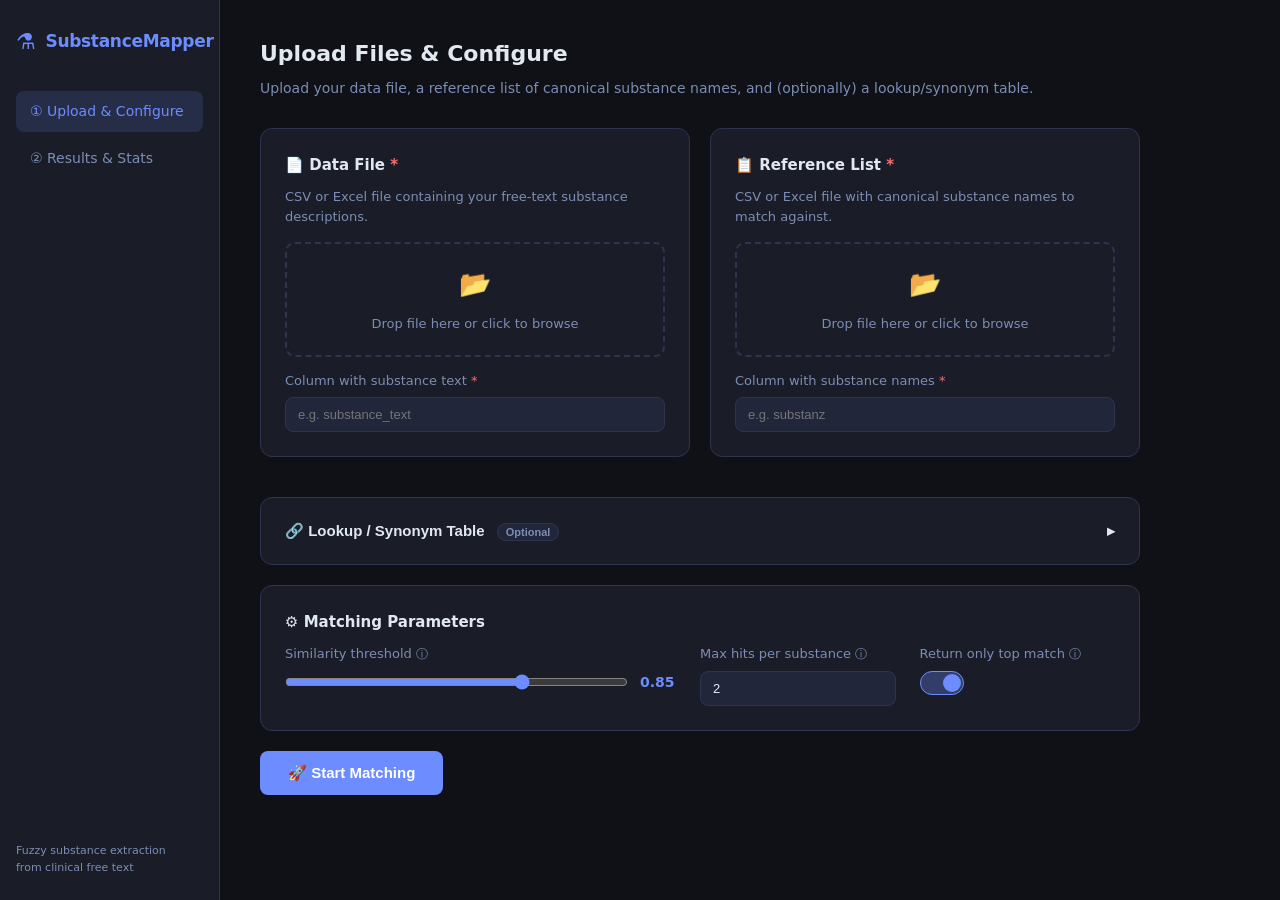
<file: templates/index.html>
<!DOCTYPE html>
<html lang="en">
<head>
  <meta charset="UTF-8" />
  <meta name="viewport" content="width=device-width, initial-scale=1.0" />
  <title>SubstanceMapper</title>
  <link rel="stylesheet" href="/static/css/style.css" />
</head>
<body>
  <div class="app-shell">
    <!-- Sidebar -->
    <aside class="sidebar">
      <div class="logo">
        <span class="logo-icon">⚗</span>
        <span class="logo-text">SubstanceMapper</span>
      </div>
      <nav class="nav">
        <a href="#upload" class="nav-link active" data-section="upload">① Upload &amp; Configure</a>
        <a href="#results" class="nav-link" data-section="results">② Results &amp; Stats</a>
      </nav>
      <div class="sidebar-footer">
        Fuzzy substance extraction<br/>from clinical free text
      </div>
    </aside>

    <!-- Main content -->
    <main class="main">

      <!-- ── SECTION 1: Upload ── -->
      <section id="upload" class="section active">
        <header class="section-header">
          <h1>Upload Files &amp; Configure</h1>
          <p class="subtitle">Upload your data file, a reference list of canonical substance names, and (optionally) a lookup/synonym table.</p>
        </header>

        <form id="jobForm" novalidate>

          <!-- Row 1: data file + ref file -->
          <div class="card-grid">

            <div class="card">
              <h2 class="card-title">📄 Data File <span class="required">*</span></h2>
              <p class="card-desc">CSV or Excel file containing your free-text substance descriptions.</p>
              <label class="file-drop" id="dataDropZone">
                <input type="file" name="data_file" id="data_file" accept=".csv,.xlsx,.xls" required hidden />
                <span class="drop-icon">📂</span>
                <span class="drop-label" id="data_file_label">Drop file here or click to browse</span>
              </label>
              <div class="field-group mt">
                <label for="substance_col">Column with substance text <span class="required">*</span></label>
                <input type="text" name="substance_col" id="substance_col" placeholder="e.g. substance_text" required />
              </div>
            </div>

            <div class="card">
              <h2 class="card-title">📋 Reference List <span class="required">*</span></h2>
              <p class="card-desc">CSV or Excel file with canonical substance names to match against.</p>
              <label class="file-drop" id="refDropZone">
                <input type="file" name="ref_file" id="ref_file" accept=".csv,.xlsx,.xls" required hidden />
                <span class="drop-icon">📂</span>
                <span class="drop-label" id="ref_file_label">Drop file here or click to browse</span>
              </label>
              <div class="field-group mt">
                <label for="ref_col">Column with substance names <span class="required">*</span></label>
                <input type="text" name="ref_col" id="ref_col" placeholder="e.g. substanz" required />
              </div>
            </div>

          </div>

          <!-- Row 2: lookup table (optional) -->
          <div class="card collapsible">
            <button type="button" class="collapse-toggle" id="lookupToggle">
              <span>🔗 Lookup / Synonym Table <span class="badge">Optional</span></span>
              <span class="chevron">▸</span>
            </button>
            <div class="collapse-body" id="lookupBody" style="display:none">
              <p class="card-desc">A table mapping alternative names or ATC codes (column: <code>label</code>) to canonical substance names (column: <code>substance</code>). Optionally provide an <code>ATC_code</code> column (1/0).</p>
              <label class="file-drop" id="lookupDropZone">
                <input type="file" name="lookup_file" id="lookup_file" accept=".csv,.xlsx,.xls" hidden />
                <span class="drop-icon">📂</span>
                <span class="drop-label" id="lookup_file_label">Drop file here or click to browse</span>
              </label>
              <div class="field-row mt">
                <div class="field-group">
                  <label for="lookup_label_col">Label column name</label>
                  <input type="text" name="lookup_label_col" id="lookup_label_col" placeholder="label" />
                </div>
                <div class="field-group">
                  <label for="lookup_substance_col">Substance column name</label>
                  <input type="text" name="lookup_substance_col" id="lookup_substance_col" placeholder="substance" />
                </div>
              </div>
            </div>
          </div>

          <!-- Row 3: parameters -->
          <div class="card">
            <h2 class="card-title">⚙ Matching Parameters</h2>
            <div class="param-grid">

              <div class="field-group">
                <label for="threshold">
                  Similarity threshold
                  <span class="hint" title="Minimum fuzzy-match ratio (0–1). Higher = stricter.">ⓘ</span>
                </label>
                <div class="range-row">
                  <input type="range" id="threshold" name="threshold" min="0.5" max="1.0" step="0.01" value="0.85" oninput="document.getElementById('thresholdVal').textContent=this.value" />
                  <span class="range-val" id="thresholdVal">0.85</span>
                </div>
              </div>

              <div class="field-group">
                <label for="max_per_match">
                  Max hits per substance
                  <span class="hint" title="Maximum times the same resolved substance name can appear per row.">ⓘ</span>
                </label>
                <input type="number" id="max_per_match" name="max_per_match" min="1" max="10" value="2" />
              </div>

              <div class="field-group">
                <label for="only_first_match">
                  Return only top match
                  <span class="hint" title="If checked, only the best match per row is returned. Uncheck for all matches.">ⓘ</span>
                </label>
                <label class="toggle">
                  <input type="checkbox" id="only_first_match" name="only_first_match" value="true" checked />
                  <span class="toggle-slider"></span>
                </label>
              </div>

            </div>
          </div>

          <!-- Submit -->
          <div class="submit-row">
            <div id="formError" class="form-error" style="display:none"></div>
            <button type="submit" class="btn btn-primary btn-lg" id="submitBtn">
              🚀 Start Matching
            </button>
          </div>

        </form>

        <!-- Progress panel (hidden until job starts) -->
        <div class="card progress-card" id="progressCard" style="display:none">
          <h2 class="card-title">⏳ Processing…</h2>
          <p id="progressLabel">Initialising…</p>
          <div class="progress-bar-track">
            <div class="progress-bar-fill" id="progressFill" style="width:0%"></div>
          </div>
          <p class="progress-pct" id="progressPct">0%</p>
        </div>

      </section>

      <!-- ── SECTION 2: Results ── -->
      <section id="results" class="section" style="display:none">
        <header class="section-header">
          <h1>Results &amp; Statistics</h1>
          <button class="btn btn-ghost" id="newJobBtn">← New Job</button>
        </header>

        <!-- Stats grid -->
        <div class="stats-grid" id="statsGrid"></div>

        <!-- Similarity distribution chart -->
        <div class="card" id="simChartCard" style="display:none">
          <h2 class="card-title">📊 Similarity Score Distribution</h2>
          <div class="bar-chart" id="simBarChart"></div>
        </div>

        <!-- Preview table -->
        <div class="card">
          <div class="table-header-row">
            <h2 class="card-title">🔍 Preview (first 10 rows)</h2>
            <a id="downloadLink" class="btn btn-primary" href="#" download>⬇ Download CSV</a>
          </div>
          <div class="table-wrapper">
            <table id="previewTable">
              <thead id="previewHead"></thead>
              <tbody id="previewBody"></tbody>
            </table>
          </div>
        </div>

      </section>

    </main>
  </div>

  <script src="/static/js/app.js"></script>
</body>
</html>
</file>
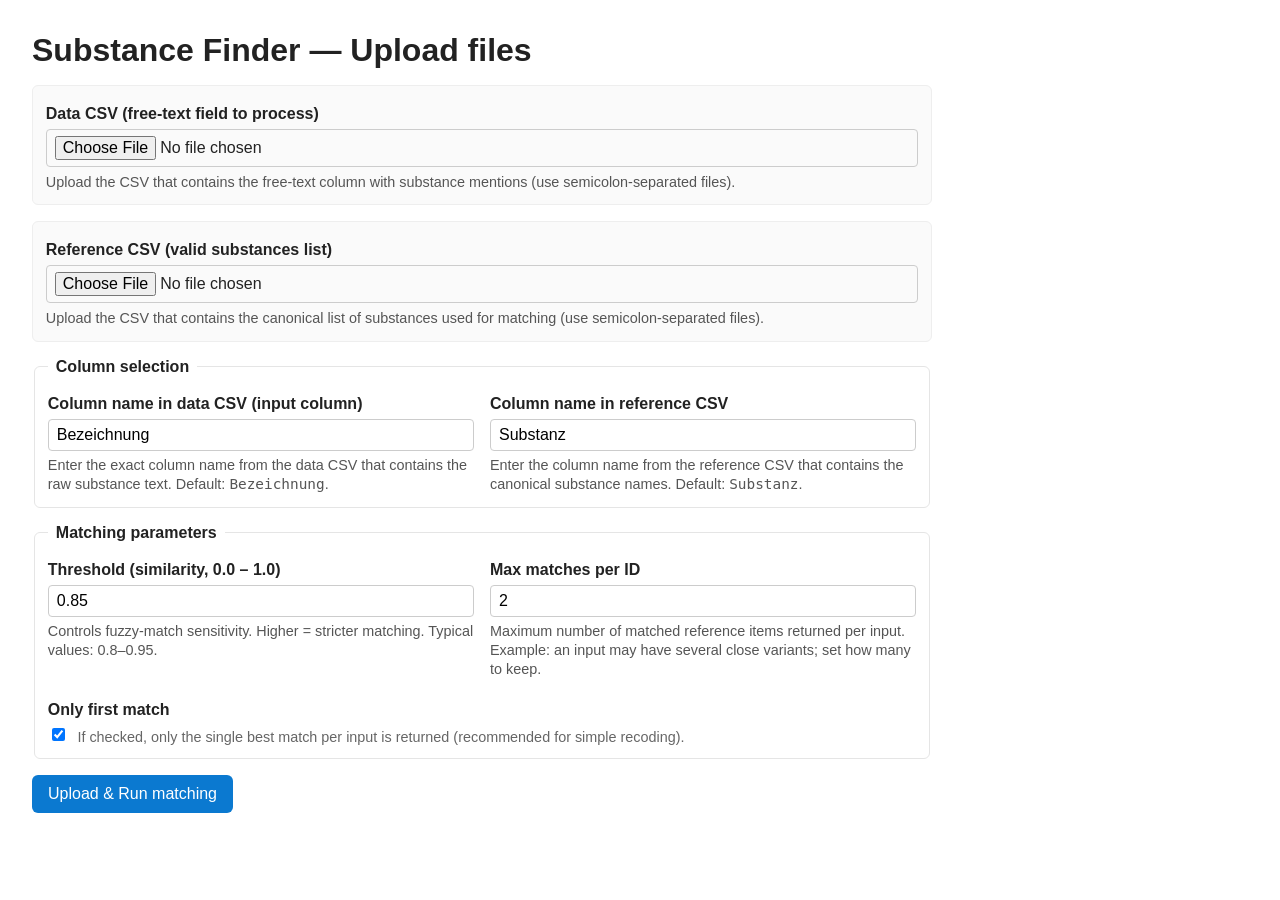
<file: templates/form.html>
<!-- templates/form.html -->
<!doctype html>
<html>
<head>
  <meta charset="utf-8" />
  <title>Substance Finder App</title>
  <style>
    body { font-family: Arial, sans-serif; margin: 2rem; max-width: 900px; color: #222; }
    h1 { margin-bottom: 1rem; }
    label { display:block; margin-top: .4rem; font-weight: 600; }
    .group { margin-bottom: 1rem; padding: .8rem; border: 1px solid #eee; background:#fafafa; border-radius:6px; }
    .row { display:flex; gap: 1rem; align-items:flex-start; flex-wrap:wrap; }
    .row > div { flex: 1 1 300px; min-width: 220px; }
    input[type="text"], input[type="number"], input[type="file"] {
      width: 100%;
      padding: 6px 8px;
      margin-top: 6px;
      box-sizing: border-box;
      border: 1px solid #ccc;
      border-radius: 4px;
      font-size: 1rem;
    }
    fieldset.group { border: 1px solid #e5e5e5; padding: .8rem; border-radius:6px; background:#fff; }
    legend { font-weight:700; padding: 0 .5rem; }
    small.desc {
      display:block;
      color: #555;
      margin-top: 0.35rem;
      font-size: 0.9rem;
      line-height: 1.3;
    }
    .help-inline { color:#666; font-size:0.9rem; margin-top:0.35rem; display:block; }
    .submit-row { margin-top: 1rem; }
    button { background:#0b79d0; color:white; border:none; padding:10px 16px; border-radius:6px; cursor:pointer; font-size:1rem; }
    button:hover { background:#0964a8; }
  </style>
</head>
<body>
  <h1>Substance Finder — Upload files</h1>

  <form action="/process" method="post" enctype="multipart/form-data">
    <div class="group">
      <label for="data_file">Data CSV (free-text field to process)</label>
      <input id="data_file" type="file" name="data_file" accept=".csv" required />
      <small class="desc">Upload the CSV that contains the free-text column with substance mentions (use semicolon-separated files).</small>
    </div>

    <div class="group">
      <label for="ref_file">Reference CSV (valid substances list)</label>
      <input id="ref_file" type="file" name="ref_file" accept=".csv" required />
      <small class="desc">Upload the CSV that contains the canonical list of substances used for matching (use semicolon-separated files).</small>
    </div>

    <fieldset class="group">
      <legend>Column selection</legend>
      <div class="row">
        <div>
          <label for="substance_col">Column name in data CSV (input column)</label>
          <input id="substance_col" type="text" name="substance_col" value="Bezeichnung" />
          <small class="desc">Enter the exact column name from the data CSV that contains the raw substance text. Default: <code>Bezeichnung</code>.</small>
        </div>

        <div>
          <label for="ref_substance_col">Column name in reference CSV</label>
          <input id="ref_substance_col" type="text" name="ref_substance_col" value="Substanz" />
          <small class="desc">Enter the column name from the reference CSV that contains the canonical substance names. Default: <code>Substanz</code>.</small>
        </div>
      </div>
    </fieldset>

    <fieldset class="group">
      <legend>Matching parameters</legend>
      <div class="row">
        <div>
          <label for="threshold">Threshold (similarity, 0.0 – 1.0)</label>
          <input id="threshold" type="text" name="threshold" value="0.85" />
          <small class="desc">Controls fuzzy-match sensitivity. Higher = stricter matching. Typical values: 0.8–0.95.</small>
        </div>

        <div>
          <label for="max_per_match_id">Max matches per ID</label>
          <input id="max_per_match_id" type="number" name="max_per_match_id" value="2" min="1" />
          <small class="desc">Maximum number of matched reference items returned per input. Example: an input may have several close variants; set how many to keep.</small>
        </div>

        <div>
          <label for="only_first_match" style="font-weight:600;">Only first match</label>
          <div style="display:flex; align-items:center; gap:.6rem; margin-top:.3rem;">
            <input id="only_first_match" type="checkbox" name="only_first_match" checked />
            <span class="help-inline">If checked, only the single best match per input is returned (recommended for simple recoding).</span>
          </div>
        </div>
      </div>
    </fieldset>

    <div class="submit-row">
      <button type="submit">Upload & Run matching</button>
    </div>
  </form>
</body>
</html>
</file>
<file: static/css/style.css>
/* ── Reset & base ── */
*, *::before, *::after { box-sizing: border-box; margin: 0; padding: 0; }

:root {
  --bg:       #0f1117;
  --surface:  #1a1d27;
  --surface2: #22263a;
  --border:   #2e3350;
  --accent:   #6c8cff;
  --accent2:  #a78bfa;
  --green:    #34d399;
  --yellow:   #fbbf24;
  --red:      #f87171;
  --text:     #e2e8f0;
  --muted:    #7c8db5;
  --radius:   12px;
  --shadow:   0 4px 24px rgba(0,0,0,.4);
  --font:     'Inter', 'Segoe UI', system-ui, sans-serif;
}

body {
  background: var(--bg);
  color: var(--text);
  font-family: var(--font);
  font-size: 14px;
  line-height: 1.6;
  min-height: 100vh;
}

/* ── Layout ── */
.app-shell {
  display: flex;
  min-height: 100vh;
}

/* Sidebar */
.sidebar {
  width: 220px;
  background: var(--surface);
  border-right: 1px solid var(--border);
  display: flex;
  flex-direction: column;
  padding: 24px 16px;
  position: sticky;
  top: 0;
  height: 100vh;
  flex-shrink: 0;
}

.logo {
  display: flex;
  align-items: center;
  gap: 10px;
  font-size: 17px;
  font-weight: 700;
  letter-spacing: -.3px;
  margin-bottom: 32px;
  color: var(--accent);
}
.logo-icon { font-size: 22px; }

.nav { display: flex; flex-direction: column; gap: 6px; }
.nav-link {
  display: block;
  padding: 9px 14px;
  border-radius: 8px;
  color: var(--muted);
  text-decoration: none;
  font-weight: 500;
  transition: background .15s, color .15s;
}
.nav-link:hover { background: var(--surface2); color: var(--text); }
.nav-link.active { background: rgba(108,140,255,.15); color: var(--accent); }

.sidebar-footer {
  margin-top: auto;
  font-size: 11px;
  color: var(--muted);
  line-height: 1.5;
}

/* Main */
.main {
  flex: 1;
  padding: 36px 40px;
  max-width: 960px;
}

/* ── Section ── */
.section { display: none; }
.section.active { display: block; }

.section-header { margin-bottom: 28px; }
.section-header h1 { font-size: 22px; font-weight: 700; }
.subtitle { color: var(--muted); margin-top: 6px; }

/* ── Cards ── */
.card {
  background: var(--surface);
  border: 1px solid var(--border);
  border-radius: var(--radius);
  padding: 24px;
  margin-bottom: 20px;
}
.card-grid { display: grid; grid-template-columns: 1fr 1fr; gap: 20px; margin-bottom: 20px; }
.card-title { font-size: 15px; font-weight: 600; margin-bottom: 10px; }
.card-desc { color: var(--muted); font-size: 13px; margin-bottom: 14px; }
.card-desc code { background: var(--surface2); padding: 1px 5px; border-radius: 4px; font-size: 12px; }

/* ── File drop zone ── */
.file-drop {
  display: flex;
  flex-direction: column;
  align-items: center;
  justify-content: center;
  border: 2px dashed var(--border);
  border-radius: 10px;
  padding: 20px;
  cursor: pointer;
  transition: border-color .2s, background .2s;
  gap: 8px;
  text-align: center;
}
.file-drop:hover { border-color: var(--accent); background: rgba(108,140,255,.05); }
.file-drop.has-file { border-color: var(--green); background: rgba(52,211,153,.05); }
.drop-icon { font-size: 26px; }
.drop-label { font-size: 13px; color: var(--muted); }

/* ── Form fields ── */
.field-group { display: flex; flex-direction: column; gap: 6px; }
.field-group label { font-size: 13px; font-weight: 500; color: var(--muted); }
.field-group input[type=text],
.field-group input[type=number] {
  background: var(--surface2);
  border: 1px solid var(--border);
  border-radius: 8px;
  color: var(--text);
  padding: 9px 12px;
  font-size: 13px;
  outline: none;
  transition: border-color .15s;
}
.field-group input:focus { border-color: var(--accent); }

.field-row { display: grid; grid-template-columns: 1fr 1fr; gap: 16px; }
.mt { margin-top: 14px; }

/* Range */
.range-row { display: flex; align-items: center; gap: 12px; }
input[type=range] {
  flex: 1;
  accent-color: var(--accent);
  cursor: pointer;
}
.range-val { font-weight: 700; color: var(--accent); min-width: 36px; }

/* Toggle switch */
.toggle { position: relative; display: inline-block; width: 44px; height: 24px; cursor: pointer; }
.toggle input { opacity: 0; width: 0; height: 0; }
.toggle-slider {
  position: absolute; inset: 0;
  background: var(--surface2);
  border: 1px solid var(--border);
  border-radius: 12px;
  transition: background .2s;
}
.toggle-slider::before {
  content: '';
  position: absolute;
  width: 18px; height: 18px;
  left: 2px; top: 2px;
  background: var(--muted);
  border-radius: 50%;
  transition: transform .2s, background .2s;
}
.toggle input:checked + .toggle-slider { background: rgba(108,140,255,.3); border-color: var(--accent); }
.toggle input:checked + .toggle-slider::before { transform: translateX(20px); background: var(--accent); }

/* Params grid */
.param-grid { display: grid; grid-template-columns: 2fr 1fr 1fr; gap: 24px; align-items: start; }

/* Hints */
.hint { cursor: help; color: var(--muted); font-size: 12px; }
.required { color: var(--red); }
.badge { background: var(--surface2); border: 1px solid var(--border); padding: 2px 8px; border-radius: 20px; font-size: 11px; color: var(--muted); margin-left: 8px; }

/* Collapsible */
.collapse-toggle {
  background: none;
  border: none;
  color: var(--text);
  font-size: 15px;
  font-weight: 600;
  cursor: pointer;
  display: flex;
  justify-content: space-between;
  align-items: center;
  width: 100%;
  padding: 0;
}
.chevron { transition: transform .2s; }
.collapse-body { margin-top: 16px; }

/* Submit */
.submit-row { display: flex; flex-direction: column; align-items: flex-start; gap: 12px; margin-top: 8px; }
.form-error { color: var(--red); font-size: 13px; background: rgba(248,113,113,.1); border: 1px solid rgba(248,113,113,.3); border-radius: 8px; padding: 10px 14px; width: 100%; }

/* Buttons */
.btn {
  display: inline-flex;
  align-items: center;
  gap: 7px;
  padding: 10px 20px;
  border-radius: 8px;
  border: none;
  cursor: pointer;
  font-size: 14px;
  font-weight: 600;
  text-decoration: none;
  transition: opacity .15s, transform .1s;
}
.btn:active { transform: scale(.97); }
.btn-primary { background: var(--accent); color: #fff; }
.btn-primary:hover { opacity: .88; }
.btn-ghost { background: var(--surface2); color: var(--text); border: 1px solid var(--border); }
.btn-ghost:hover { border-color: var(--accent); }
.btn-lg { padding: 13px 28px; font-size: 15px; }
.btn:disabled { opacity: .45; cursor: not-allowed; }

/* ── Progress ── */
.progress-card { border-color: rgba(108,140,255,.3); }
.progress-bar-track { background: var(--surface2); border-radius: 100px; height: 10px; overflow: hidden; margin: 10px 0; }
.progress-bar-fill { height: 100%; background: linear-gradient(90deg, var(--accent), var(--accent2)); border-radius: 100px; transition: width .4s ease; }
.progress-pct { color: var(--accent); font-weight: 700; font-size: 15px; }

/* ── Stats grid ── */
.stats-grid { display: grid; grid-template-columns: repeat(auto-fit, minmax(150px, 1fr)); gap: 14px; margin-bottom: 20px; }
.stat-card {
  background: var(--surface);
  border: 1px solid var(--border);
  border-radius: var(--radius);
  padding: 18px 20px;
  text-align: center;
}
.stat-value { font-size: 26px; font-weight: 800; color: var(--accent); }
.stat-label { color: var(--muted); font-size: 12px; margin-top: 4px; }

/* ── Bar chart ── */
.bar-chart { display: flex; flex-direction: column; gap: 8px; }
.bar-row { display: flex; align-items: center; gap: 12px; }
.bar-label { width: 90px; font-size: 12px; color: var(--muted); text-align: right; flex-shrink: 0; }
.bar-track { flex: 1; background: var(--surface2); border-radius: 100px; height: 20px; overflow: hidden; }
.bar-fill { height: 100%; background: linear-gradient(90deg, var(--accent), var(--accent2)); border-radius: 100px; transition: width .6s ease; }
.bar-count { width: 48px; font-size: 12px; color: var(--muted); }

/* ── Preview table ── */
.table-header-row { display: flex; justify-content: space-between; align-items: center; margin-bottom: 14px; }
.table-wrapper { overflow-x: auto; }
table { width: 100%; border-collapse: collapse; font-size: 13px; }
th { background: var(--surface2); color: var(--muted); font-weight: 600; padding: 9px 12px; text-align: left; white-space: nowrap; }
td { padding: 8px 12px; border-bottom: 1px solid var(--border); }
tr:last-child td { border-bottom: none; }
tr:hover td { background: var(--surface2); }
.sim-high { color: var(--green); font-weight: 600; }
.sim-mid  { color: var(--yellow); }
.sim-low  { color: var(--red); }

/* ── Responsive ── */
@media (max-width: 768px) {
  .sidebar { display: none; }
  .main { padding: 20px; }
  .card-grid { grid-template-columns: 1fr; }
  .param-grid { grid-template-columns: 1fr; }
  .field-row { grid-template-columns: 1fr; }
}
</file>
